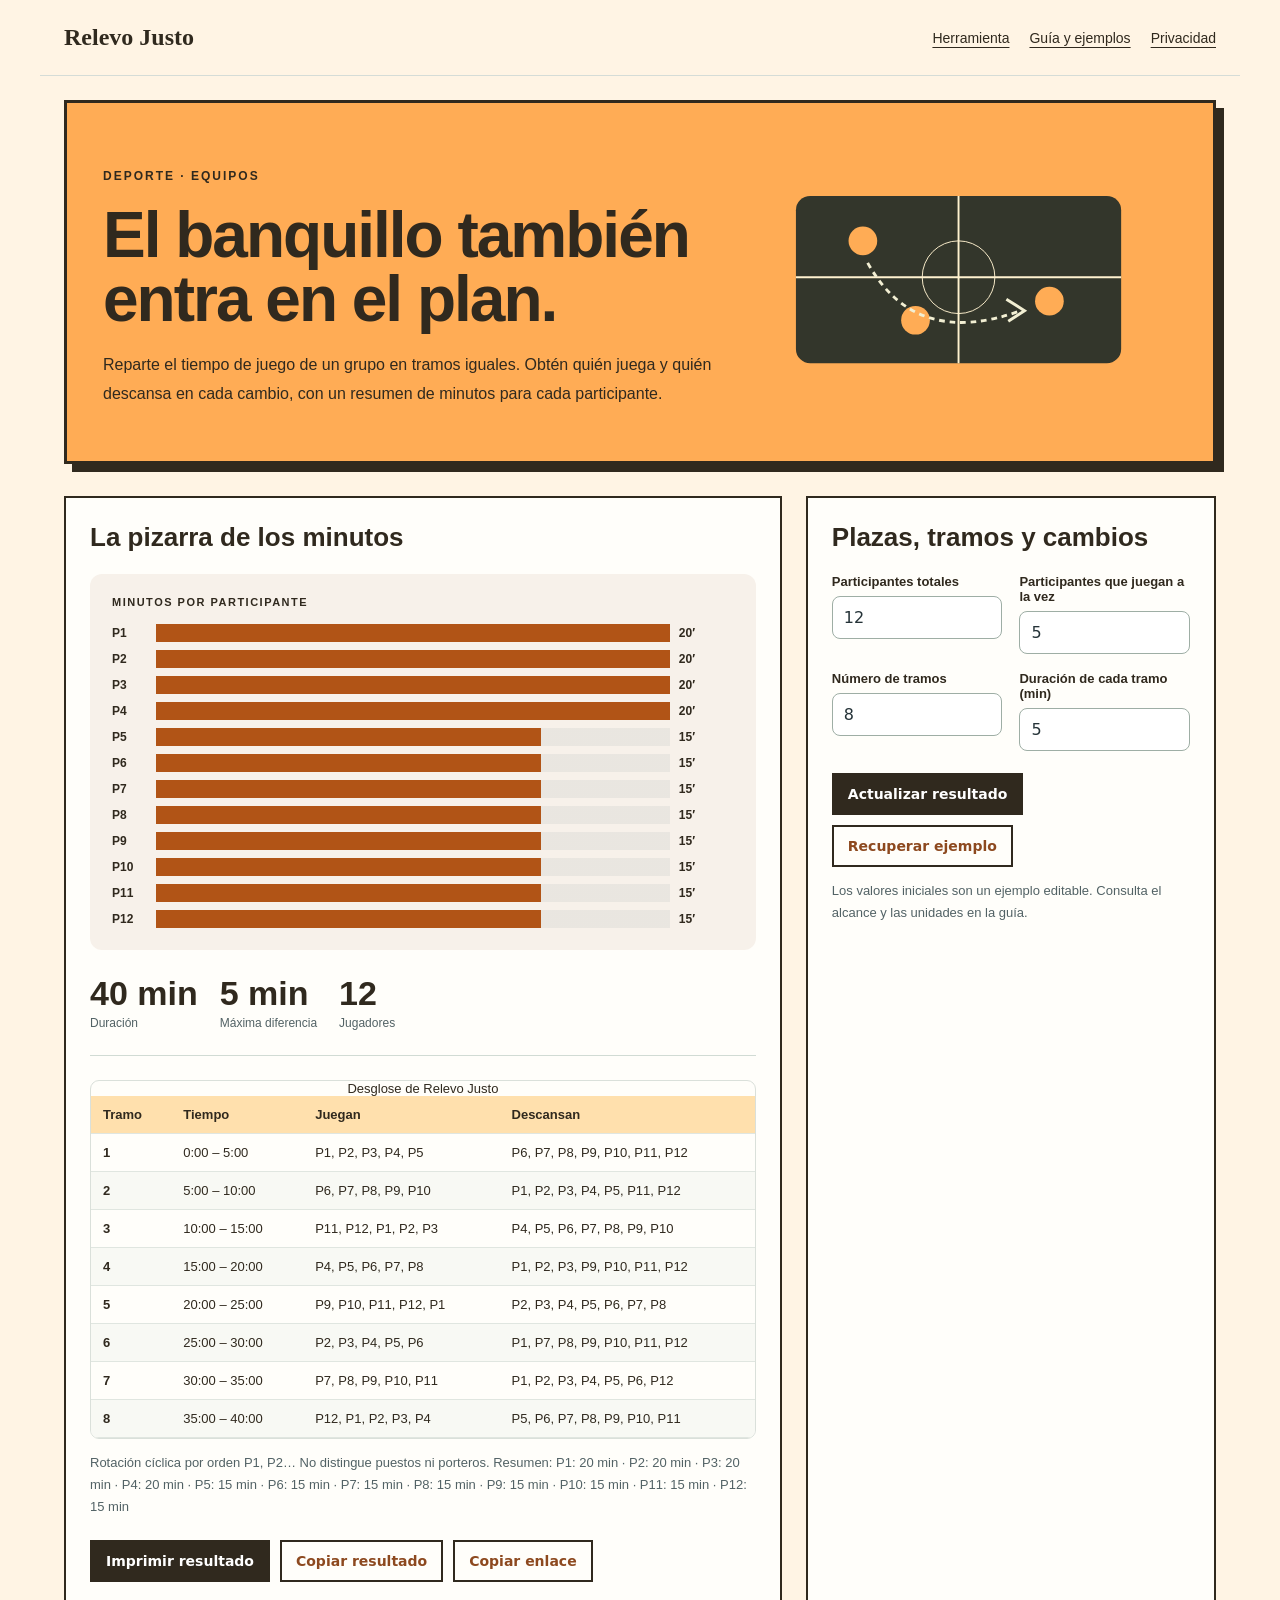
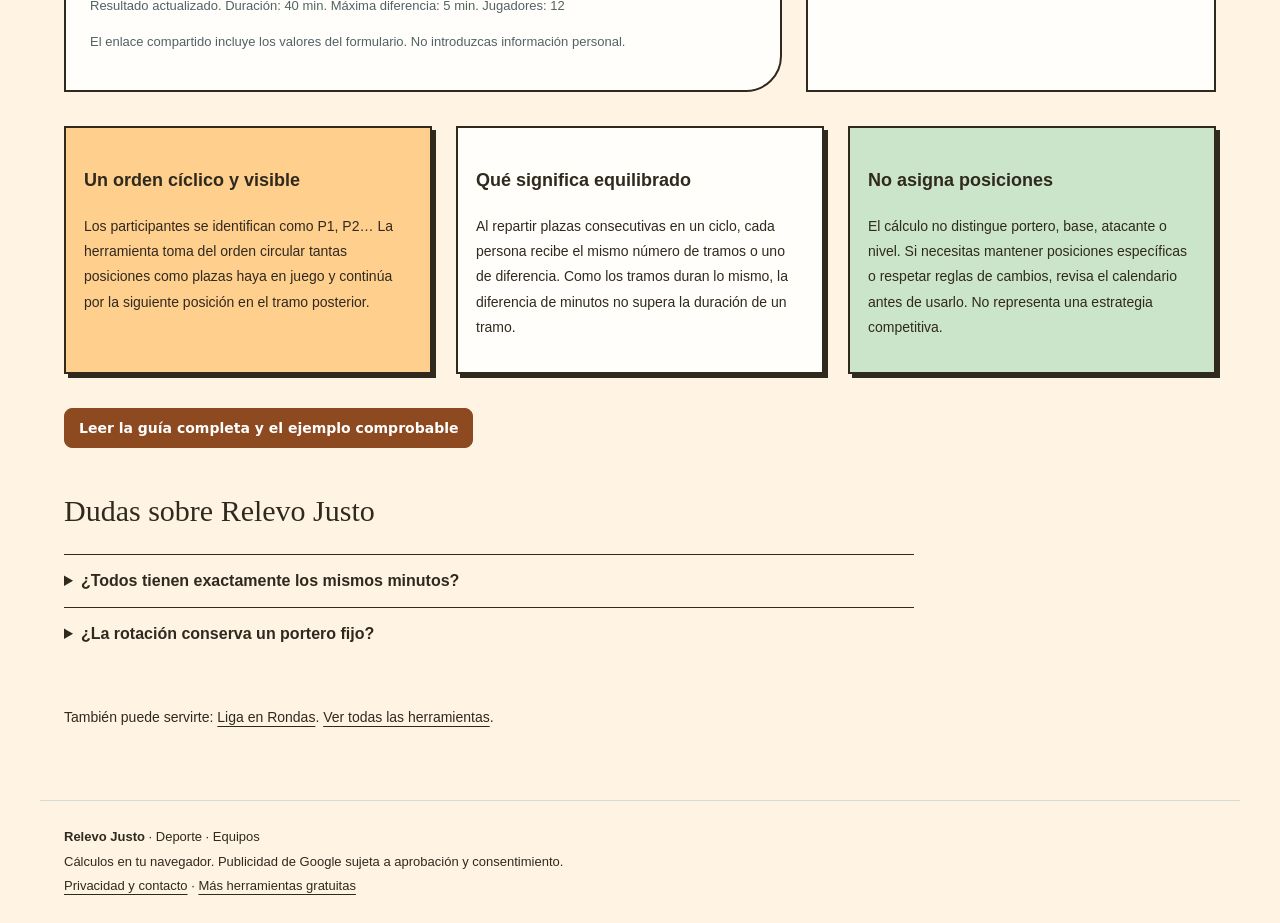
<file: index.html>
<!doctype html><html lang="es"><head><meta charset="utf-8"><meta name="viewport" content="width=device-width,initial-scale=1"><meta name="theme-color" content="#8d491f"><title>Planificador de rotaciones y minutos con suplentes | Relevo Justo</title><meta name="description" content="Organiza tramos de juego con suplentes y calcula los minutos de cada participante. Rotación cíclica, tabla de cambios y diferencias visibles, sin registro."><link rel="canonical" href="https://ilga25.github.io/relevo-justo/"><link rel="icon" href="favicon.svg?v=20261021-identidad2" type="image/svg+xml"><link rel="stylesheet" href="style.css?v=20261021-identidad2"><style>:root{--accent:#8d491f}</style><script async src="https://pagead2.googlesyndication.com/pagead/js/adsbygoogle.js?client=ca-pub-2632653491273997" crossorigin="anonymous"></script><script src="privacy-options.js?v=20261021-identidad2" defer></script><script src="math.js?v=20261021-identidad2" defer></script><script src="app.js?v=20261021-identidad2" defer></script><script id="tool-config" type="application/json">{"slug": "relevo-justo", "name": "Relevo Justo", "kind": "rotation", "category": "Deporte · Equipos", "color": "#8d491f", "title": "Planificador de rotaciones y minutos con suplentes", "description": "Organiza tramos de juego con suplentes y calcula los minutos de cada participante. Rotación cíclica, tabla de cambios y diferencias visibles, sin registro.", "hero": "El banquillo también entra en el plan.", "intro": "Reparte el tiempo de juego de un grupo en tramos iguales. Obtén quién juega y quién descansa en cada cambio, con un resumen de minutos para cada participante.", "fields": [["players", "Participantes totales", 12, 2, 30, 1], ["active", "Participantes que juegan a la vez", 5, 1, 30, 1], ["segments", "Número de tramos", 8, 1, 60, 1], ["minutes", "Duración de cada tramo (min)", 5, 1, 60, 1]], "guide": [["Un orden cíclico y visible", "Los participantes se identifican como P1, P2… La herramienta toma del orden circular tantas posiciones como plazas haya en juego y continúa por la siguiente posición en el tramo posterior."], ["Qué significa equilibrado", "Al repartir plazas consecutivas en un ciclo, cada persona recibe el mismo número de tramos o uno de diferencia. Como los tramos duran lo mismo, la diferencia de minutos no supera la duración de un tramo."], ["No asigna posiciones", "El cálculo no distingue portero, base, atacante o nivel. Si necesitas mantener posiciones específicas o respetar reglas de cambios, revisa el calendario antes de usarlo. No representa una estrategia competitiva."], ["Cómo llevarlo a la pista", "Escribe la correspondencia de P1, P2… en una hoja y conserva el mismo orden durante el encuentro. La tabla impresa muestra entradas y descansos. El tiempo empieza en cero y no incluye pausas de reloj o interrupciones."], ["Ejemplo comprobable", "Doce participantes, cinco plazas y ocho tramos generan cuarenta plazas de tramo. Cuatro personas reciben cuatro tramos y ocho reciben tres. Con tramos de cinco minutos, la diferencia máxima es de cinco minutos."]]}</script><script type="application/ld+json">{"@context": "https://schema.org", "@type": "WebApplication", "name": "Relevo Justo", "url": "https://ilga25.github.io/relevo-justo/", "description": "Organiza tramos de juego con suplentes y calcula los minutos de cada participante. Rotación cíclica, tabla de cambios y diferencias visibles, sin registro.", "inLanguage": "es", "operatingSystem": "Any", "applicationCategory": "UtilitiesApplication", "offers": {"@type": "Offer", "price": "0", "priceCurrency": "EUR"}}</script><meta property="og:type" content="website"><meta property="og:locale" content="es_ES"><meta property="og:url" content="https://ilga25.github.io/relevo-justo/"><meta property="og:title" content="Planificador de rotaciones y minutos con suplentes | Relevo Justo"><meta name="twitter:card" content="summary"><meta property="og:description" content="Organiza tramos de juego con suplentes y calcula los minutos de cada participante. Rotación cíclica, tabla de cambios y diferencias visibles, sin registro."></head><body class="theme-rotation"><a href="#main" class="skip">Saltar al contenido</a><header><a href="./">Relevo Justo</a><nav aria-label="Principal"><a href="./">Herramienta</a><a href="guia.html">Guía y ejemplos</a><a href="privacidad.html">Privacidad</a></nav></header><main id="main"><section class="hero"><div class="hero-copy"><p class="eyebrow">Deporte · Equipos</p><h1>El banquillo también entra en el plan.</h1><p class="intro">Reparte el tiempo de juego de un grupo en tramos iguales. Obtén quién juega y quién descansa en cada cambio, con un resumen de minutos para cada participante.</p></div><div class="brand-art" aria-hidden="true"><svg viewBox="0 0 400 230"><rect x="30" y="25" width="340" height="175" rx="15" fill="#33362b"/><path d="M200 25v175M30 110h340" stroke="#fff2cf" stroke-width="2"/><circle cx="200" cy="110" r="38" fill="none" stroke="#fff2cf"/><g fill="#ffac55"><circle cx="100" cy="72" r="15"/><circle cx="155" cy="155" r="15"/><circle cx="295" cy="135" r="15"/></g><path d="M105 95q50 90 160 50" fill="none" stroke="#f2efd3" stroke-width="3" stroke-dasharray="6 5"/><path d="M250 133l19 12-17 11" fill="none" stroke="#f2efd3" stroke-width="3"/></svg></div></section><div class="workspace"><section class="panel inputs"><h2>Plazas, tramos y cambios</h2><form id="form"><div class="fields"><label class="field">Participantes totales<input id="players" type="number" min="2" max="30" step="1" value="12" required></label><label class="field">Participantes que juegan a la vez<input id="active" type="number" min="1" max="30" step="1" value="5" required></label><label class="field">Número de tramos<input id="segments" type="number" min="1" max="60" step="1" value="8" required></label><label class="field">Duración de cada tramo (min)<input id="minutes" type="number" min="1" max="60" step="1" value="5" required></label></div><div class="actions"><button type="submit">Actualizar resultado</button><button id="reset" class="secondary" type="button">Recuperar ejemplo</button></div></form><p class="small">Los valores iniciales son un ejemplo editable. Consulta el alcance y las unidades en la guía.</p></section><section class="panel output"><h2>La pizarra de los minutos</h2><noscript>Activa JavaScript para utilizar la herramienta. La guía se puede consultar sin JavaScript.</noscript><p id="error" role="alert" hidden></p><div id="result"><div id="feature-viz"></div><div id="metrics" class="metrics"></div><div class="table-wrap"><table><caption>Desglose de Relevo Justo</caption><thead><tr id="head-row"></tr></thead><tbody id="body-rows"></tbody></table></div><p id="note" class="small"></p></div><div class="actions"><button id="print" type="button">Imprimir resultado</button><button id="copy" type="button" class="secondary">Copiar resultado</button><button id="share" type="button" class="secondary">Copiar enlace</button></div><p id="feedback" role="status" class="small"></p><textarea id="copy-field" aria-label="Contenido para copiar" readonly hidden></textarea><p id="status" role="status" class="small"></p><p class="small share-note">El enlace compartido incluye los valores del formulario. No introduzcas información personal.</p></section></div><section class="cards"><article><h3>Un orden cíclico y visible</h3><p>Los participantes se identifican como P1, P2… La herramienta toma del orden circular tantas posiciones como plazas haya en juego y continúa por la siguiente posición en el tramo posterior.</p></article><article><h3>Qué significa equilibrado</h3><p>Al repartir plazas consecutivas en un ciclo, cada persona recibe el mismo número de tramos o uno de diferencia. Como los tramos duran lo mismo, la diferencia de minutos no supera la duración de un tramo.</p></article><article><h3>No asigna posiciones</h3><p>El cálculo no distingue portero, base, atacante o nivel. Si necesitas mantener posiciones específicas o respetar reglas de cambios, revisa el calendario antes de usarlo. No representa una estrategia competitiva.</p></article></section><p class="guide-link"><a class="button" href="guia.html">Leer la guía completa y el ejemplo comprobable</a></p><!-- EXTRA IDENTIDAD --><section class="faq-custom"><h2>Dudas sobre Relevo Justo</h2><details><summary>¿Todos tienen exactamente los mismos minutos?</summary><p>Solo si el número de plazas de tramo es divisible entre participantes. Si no, la diferencia máxima es un tramo.</p></details><details><summary>¿La rotación conserva un portero fijo?</summary><p>No. Los participantes son intercambiables en este modelo. Revisa los puestos y las reglas de tu actividad antes de usar la tabla.</p></details></section><p class="related-tool">También puede servirte: <a href="https://ilga25.github.io/liga-en-rondas/">Liga en Rondas</a>. <a href="https://ilga25.github.io/herramientas.html">Ver todas las herramientas</a>.</p><!-- FIN EXTRA IDENTIDAD --></main><footer><strong>Relevo Justo</strong> · Deporte · Equipos<br>Cálculos en tu navegador. Publicidad de Google sujeta a aprobación y consentimiento.<br><a href="privacidad.html">Privacidad y contacto</a> · <a href="https://ilga25.github.io/herramientas.html">Más herramientas gratuitas</a><div><button type="button" id="privacy-options" class="secondary" hidden>Opciones de privacidad</button></div></footer></body></html>
</file>
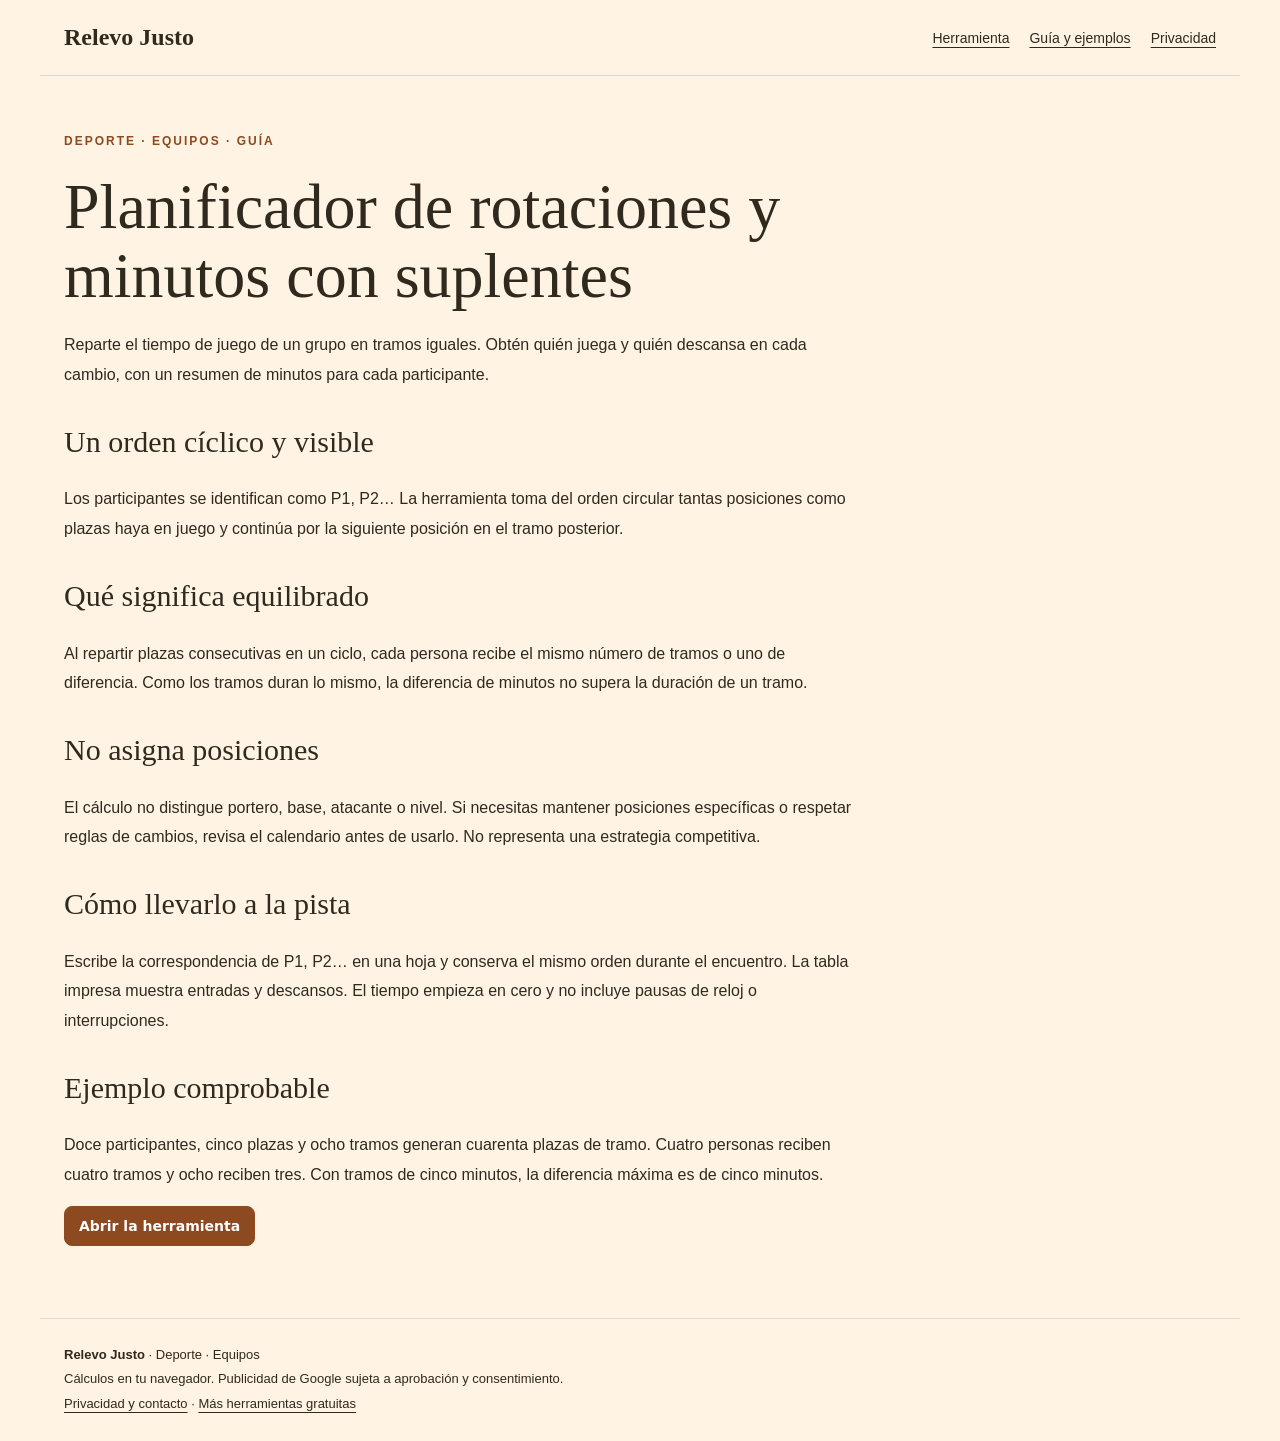
<file: guia.html>
<!doctype html><html lang="es"><head><meta charset="utf-8"><meta name="viewport" content="width=device-width,initial-scale=1"><meta name="theme-color" content="#8d491f"><title>Guía y ejemplo de Relevo Justo | Relevo Justo</title><meta name="description" content="Método, unidades, ejemplo resuelto y límites de Relevo Justo."><link rel="canonical" href="https://ilga25.github.io/relevo-justo/guia.html"><link rel="icon" href="favicon.svg?v=20261021-identidad2" type="image/svg+xml"><link rel="stylesheet" href="style.css?v=20261021-identidad2"><style>:root{--accent:#8d491f}</style><script async src="https://pagead2.googlesyndication.com/pagead/js/adsbygoogle.js?client=ca-pub-2632653491273997" crossorigin="anonymous"></script><script src="privacy-options.js?v=20261021-identidad2" defer></script><meta property="og:type" content="website"><meta property="og:locale" content="es_ES"><meta property="og:url" content="https://ilga25.github.io/relevo-justo/guia.html"><meta property="og:title" content="Guía y ejemplo de Relevo Justo | Relevo Justo"><meta name="twitter:card" content="summary"><meta property="og:description" content="Método, unidades, ejemplo resuelto y límites de Relevo Justo."></head><body class="theme-rotation"><a href="#main" class="skip">Saltar al contenido</a><header><a href="./">Relevo Justo</a><nav aria-label="Principal"><a href="./">Herramienta</a><a href="guia.html">Guía y ejemplos</a><a href="privacidad.html">Privacidad</a></nav></header><main id="main"><article class="reading"><p class="eyebrow">Deporte · Equipos · Guía</p><h1>Planificador de rotaciones y minutos con suplentes</h1><p>Reparte el tiempo de juego de un grupo en tramos iguales. Obtén quién juega y quién descansa en cada cambio, con un resumen de minutos para cada participante.</p><h2>Un orden cíclico y visible</h2><p>Los participantes se identifican como P1, P2… La herramienta toma del orden circular tantas posiciones como plazas haya en juego y continúa por la siguiente posición en el tramo posterior.</p><h2>Qué significa equilibrado</h2><p>Al repartir plazas consecutivas en un ciclo, cada persona recibe el mismo número de tramos o uno de diferencia. Como los tramos duran lo mismo, la diferencia de minutos no supera la duración de un tramo.</p><h2>No asigna posiciones</h2><p>El cálculo no distingue portero, base, atacante o nivel. Si necesitas mantener posiciones específicas o respetar reglas de cambios, revisa el calendario antes de usarlo. No representa una estrategia competitiva.</p><h2>Cómo llevarlo a la pista</h2><p>Escribe la correspondencia de P1, P2… en una hoja y conserva el mismo orden durante el encuentro. La tabla impresa muestra entradas y descansos. El tiempo empieza en cero y no incluye pausas de reloj o interrupciones.</p><h2>Ejemplo comprobable</h2><p>Doce participantes, cinco plazas y ocho tramos generan cuarenta plazas de tramo. Cuatro personas reciben cuatro tramos y ocho reciben tres. Con tramos de cinco minutos, la diferencia máxima es de cinco minutos.</p><p><a class="button" href="./">Abrir la herramienta</a></p></article></main><footer><strong>Relevo Justo</strong> · Deporte · Equipos<br>Cálculos en tu navegador. Publicidad de Google sujeta a aprobación y consentimiento.<br><a href="privacidad.html">Privacidad y contacto</a> · <a href="https://ilga25.github.io/herramientas.html">Más herramientas gratuitas</a><div><button type="button" id="privacy-options" class="secondary" hidden>Opciones de privacidad</button></div></footer></body></html>
</file>
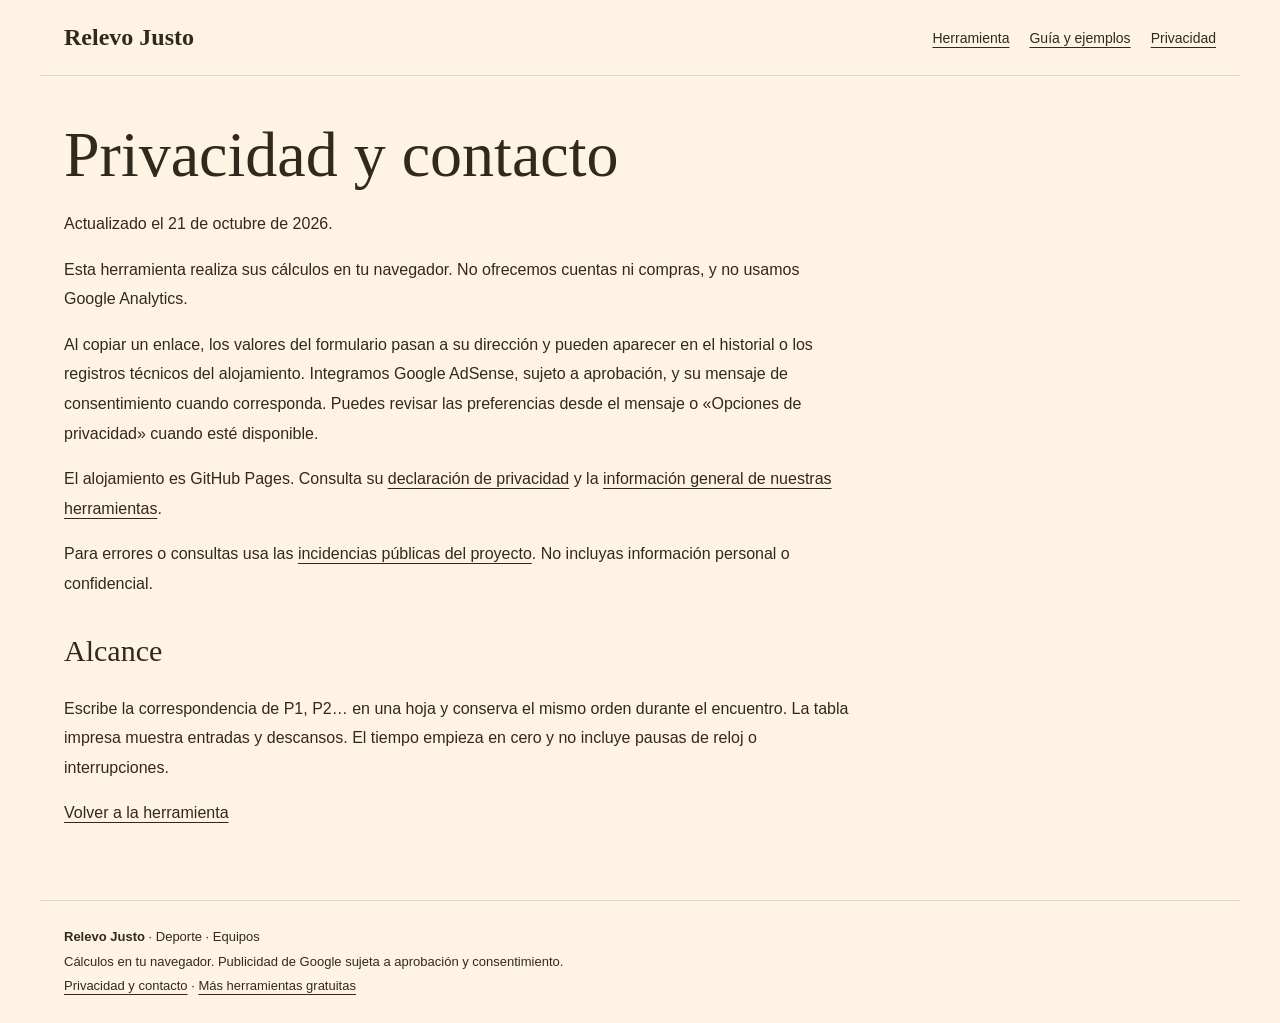
<file: privacidad.html>
<!doctype html><html lang="es"><head><meta charset="utf-8"><meta name="viewport" content="width=device-width,initial-scale=1"><meta name="theme-color" content="#8d491f"><title>Privacidad y contacto | Relevo Justo</title><meta name="description" content="Privacidad, alojamiento y contacto de Relevo Justo."><link rel="canonical" href="https://ilga25.github.io/relevo-justo/privacidad.html"><link rel="icon" href="favicon.svg?v=20261021-identidad2" type="image/svg+xml"><link rel="stylesheet" href="style.css?v=20261021-identidad2"><style>:root{--accent:#8d491f}</style><meta property="og:type" content="website"><meta property="og:locale" content="es_ES"><meta property="og:url" content="https://ilga25.github.io/relevo-justo/privacidad.html"><meta property="og:title" content="Privacidad y contacto | Relevo Justo"><meta name="twitter:card" content="summary"><meta property="og:description" content="Privacidad, alojamiento y contacto de Relevo Justo."></head><body class="theme-rotation"><a href="#main" class="skip">Saltar al contenido</a><header><a href="./">Relevo Justo</a><nav aria-label="Principal"><a href="./">Herramienta</a><a href="guia.html">Guía y ejemplos</a><a href="privacidad.html">Privacidad</a></nav></header><main id="main"><article class="reading"><h1>Privacidad y contacto</h1><p>Actualizado el 21 de octubre de 2026.</p><p>Esta herramienta realiza sus cálculos en tu navegador. No ofrecemos cuentas ni compras, y no usamos Google Analytics.</p><p>Al copiar un enlace, los valores del formulario pasan a su dirección y pueden aparecer en el historial o los registros técnicos del alojamiento. Integramos Google AdSense, sujeto a aprobación, y su mensaje de consentimiento cuando corresponda. Puedes revisar las preferencias desde el mensaje o «Opciones de privacidad» cuando esté disponible.</p><p>El alojamiento es GitHub Pages. Consulta su <a href="https://docs.github.com/site-policy/privacy-policies/github-general-privacy-statement">declaración de privacidad</a> y la <a href="https://ilga25.github.io/privacidad-herramientas.html">información general de nuestras herramientas</a>.</p><p>Para errores o consultas usa las <a href="https://github.com/ilga25/relevo-justo/issues">incidencias públicas del proyecto</a>. No incluyas información personal o confidencial.</p><h2>Alcance</h2><p>Escribe la correspondencia de P1, P2… en una hoja y conserva el mismo orden durante el encuentro. La tabla impresa muestra entradas y descansos. El tiempo empieza en cero y no incluye pausas de reloj o interrupciones.</p><p><a href="./">Volver a la herramienta</a></p></article></main><footer><strong>Relevo Justo</strong> · Deporte · Equipos<br>Cálculos en tu navegador. Publicidad de Google sujeta a aprobación y consentimiento.<br><a href="privacidad.html">Privacidad y contacto</a> · <a href="https://ilga25.github.io/herramientas.html">Más herramientas gratuitas</a></footer></body></html>
</file>
<file: style.css>
:root{font-family:system-ui,sans-serif;color:#253338;background:#f3f4ef;font-synthesis:none;--accent:#155e63}*{box-sizing:border-box}body{margin:0}a{color:inherit;text-underline-offset:4px}header,main,footer{max-width:1200px;margin:auto;padding:24px}header{display:flex;justify-content:space-between;align-items:center;gap:20px;border-bottom:1px solid #d5dcd7}header>a{font:700 24px Georgia,serif;text-decoration:none}nav{display:flex;flex-wrap:wrap;gap:20px;font-size:14px}.eyebrow{text-transform:uppercase;letter-spacing:2px;font-size:12px;color:var(--accent);font-weight:750;margin-top:30px}h1{font:clamp(40px,5vw,65px)/1.08 Georgia,serif;font-weight:400;max-width:900px;margin:20px 0}h2{font:30px/1.2 Georgia,serif}h3{font-size:18px}.intro{max-width:760px;line-height:1.8;color:#526265}.hero{position:relative;padding-right:70px}.badge{position:absolute;right:10px;top:15px;width:50px;height:50px;border:2px solid var(--accent);color:var(--accent);border-radius:50%;display:grid;place-items:center;font:24px Georgia,serif}.workspace{display:grid;grid-template-columns:minmax(300px,.75fr) minmax(430px,1.35fr);gap:24px;margin:32px 0}.panel{min-width:0;background:#fffefa;border:1px solid #d1dbd4;border-radius:16px;padding:24px}.panel h2{margin-top:0}.fields{display:grid;grid-template-columns:1fr 1fr;gap:17px}.field{font-size:13px;font-weight:650;display:block}.field input,.field select,.field textarea{display:block;width:100%;min-width:0;margin:7px 0 0;border:1px solid #9eaea5;border-radius:8px;background:white;font:16px system-ui;color:#253338;padding:11px}.field textarea{min-height:240px;resize:vertical;font:14px/1.6 ui-monospace,monospace}.text-field{grid-column:1/-1}input:focus,textarea:focus,button:focus-visible{outline:3px solid color-mix(in srgb,var(--accent) 35%,white);outline-offset:2px}.actions{display:flex;gap:10px;flex-wrap:wrap;margin-top:22px}button,.button{border:1px solid var(--accent);border-radius:8px;background:var(--accent);color:white;padding:11px 14px;font:600 14px system-ui;cursor:pointer;text-decoration:none;display:inline-block}button.secondary{background:transparent;color:var(--accent)}button:disabled{opacity:.45;cursor:default}.small{font-size:13px;line-height:1.7;color:#526265}.metrics{display:flex;flex-wrap:wrap;gap:22px;padding:0 0 24px;border-bottom:1px solid #d1dbd4;margin-bottom:24px}.metrics div{max-width:100%}.metrics strong{display:block;font:30px Georgia,serif;overflow-wrap:anywhere}.metrics span{font-size:12px;color:#526265}.table-wrap{overflow:auto;max-height:680px;border:1px solid #dae0da;border-radius:9px}table{border-collapse:collapse;width:100%;font-size:13px}th,td{border-bottom:1px solid #e0e6e0;padding:11px 12px;text-align:left;vertical-align:top}thead{background:#eef1e9;position:sticky;top:0}tbody th{font-weight:600}tbody tr:nth-child(even){background:#f8f9f4}td{white-space:pre-wrap;overflow-wrap:anywhere;max-width:500px}#error{background:#fbece3;color:#833e20;border-left:4px solid #af5b32;padding:18px;line-height:1.6}#copy-field{width:100%;min-height:100px;font:13px monospace}.reading{max-width:790px;line-height:1.85}.reading h2{margin-top:34px}.cards{display:grid;grid-template-columns:repeat(3,1fr);gap:24px;margin:34px 0}.cards article{border-top:2px solid var(--accent);padding-top:10px;font-size:14px;line-height:1.8}footer{border-top:1px solid #d5dcd7;margin-top:32px;font-size:13px;line-height:1.9}.skip{position:absolute;top:-100px}.skip:focus{top:10px;background:white;padding:14px;z-index:10}[hidden]{display:none!important}.prompt-tool .workspace{grid-template-columns:1fr}.prompt-tool .fields{grid-template-columns:1fr 1fr}.prompt-tool .text-field{grid-column:auto}.prompt-tool .table-wrap td:last-child{min-width:280px;max-width:750px;font-family:ui-monospace,monospace}.prompt-tool .table-wrap{max-height:800px}@media(max-width:850px){.workspace{grid-template-columns:1fr}.cards{grid-template-columns:1fr}.prompt-tool .fields{grid-template-columns:1fr}.hero{padding-right:0}.badge{display:none}header{align-items:flex-start;flex-direction:column}h1{font-size:43px}}@media(max-width:420px){header,main,footer{padding:18px}.panel{padding:17px}.fields{grid-template-columns:1fr}nav{gap:14px}}@media print{body{background:white}header,footer,.hero,.inputs,.actions,.small.share-note,.cards,#feedback,#copy-field,.guide-link{display:none}.workspace{display:block}.panel{border:0;padding:0}.table-wrap{max-height:none;overflow:visible;border:0}thead{position:static}tr{break-inside:avoid}table{font-size:10px}main{padding:0}.metrics strong{font-size:24px}}




/* IDENTIDAD PROPIA 2026-10-21 */

.hero-copy{min-width:0}.brand-art{min-width:0;align-self:center}.brand-art svg{display:block;width:100%;height:220px}.feature-strip{display:flex;flex-wrap:wrap;gap:12px;padding:20px 0;margin:16px 0 26px;border-block:1px solid currentColor}.feature-strip span{font-size:12px;font-weight:700;letter-spacing:.8px}.feature-strip a{color:inherit}#feature-viz{margin:0 0 24px;padding:22px;background:color-mix(in srgb,var(--accent) 7%,transparent);border-radius:12px}.viz-title{font-size:11px;font-weight:800;letter-spacing:1.5px;margin:0 0 16px}.viz-caption{font-size:12px;line-height:1.7}.stack{display:flex;height:35px;overflow:hidden;border:1px solid currentColor;border-radius:6px}.stack i{display:block;min-width:0}.viz-key{display:flex;gap:15px;flex-wrap:wrap;margin-top:15px;font-size:12px}.viz-key span{display:flex;align-items:center;gap:6px}.viz-key i{width:10px;height:10px;border-radius:50%}.round-path{display:flex;flex-wrap:wrap;gap:10px}.round-path span{display:flex;flex-direction:column;padding:14px;border:1px solid currentColor;font-size:12px}.round-path b{font-size:23px}.pool-lanes{display:grid;grid-template-columns:repeat(4,1fr);gap:5px;background:#1f9fb3;padding:12px;border:4px solid #91dce4}.pool-lanes span{display:flex;justify-content:space-between;padding:9px 5px;border-bottom:2px dashed #d8f4f1;font-size:12px;color:white;gap:6px}.pool-lanes em{font-style:normal}.minute-bars{display:grid;gap:8px}.minute-bars>div,.chance-bars>div{display:grid;grid-template-columns:35px 1fr 55px;align-items:center;gap:9px;font-size:12px}.minute-bars i,.chance-bars i{height:15px;background:linear-gradient(to right,var(--accent) var(--fill),#8a9a9c20 var(--fill));border-radius:3px}.chance-bars{display:grid;gap:12px}.chance-bars>div{grid-template-columns:28px 1fr 75px}.editor-legend{display:flex;gap:18px;font:12px ui-monospace,monospace;flex-wrap:wrap}.faq-custom{margin:45px 0;max-width:850px}.faq-custom details{padding:17px 0;border-top:1px solid currentColor}.faq-custom summary{font-weight:700;cursor:pointer}.faq-custom p{font-size:14px;line-height:1.8}.related-tool{font-size:14px;line-height:1.8;margin-top:25px}#feature-viz svg{width:100%;max-height:340px;display:block}header a,button{transition:transform .16s ease,background .16s ease}button:hover{transform:translateY(-1px)}@media(prefers-reduced-motion:reduce){*{transition:none!important;scroll-behavior:auto!important}}@media(max-width:800px){.hero{grid-template-columns:1fr!important;padding:24px!important}.brand-art svg{height:150px}.fields{grid-template-columns:1fr 1fr!important}.workspace{grid-template-columns:1fr!important}.inputs,.output{order:initial!important}.metrics{gap:18px}.hero h1{font-size:40px!important;letter-spacing:-1px!important}.pool-lanes{grid-template-columns:repeat(2,1fr)}.feature-strip{gap:10px}header{position:static!important}}@media(max-width:430px){.fields{grid-template-columns:1fr!important}.hero h1{font-size:35px!important}.hero{padding:20px!important}.panel{padding:18px!important}nav{gap:12px!important}}@media print{.brand-art,.feature-strip,.faq-custom,.related-tool{display:none!important}#feature-viz{break-inside:avoid;color:black!important;background:white!important}.stack{height:18px}body,.panel,.output,.inputs{background:white!important;color:black!important}.small,.viz-caption,.viz-title{color:black!important}}

@media(max-width:800px){.cards{grid-template-columns:1fr!important}.cards article{min-width:0;overflow-wrap:anywhere}.reading{max-width:100%}nav{flex-wrap:wrap!important}}

body{background:#fff4e4;color:#30291e;font-family:Arial,sans-serif}.hero{display:grid;grid-template-columns:1.4fr 1fr;gap:25px;padding:36px;background:#ffac55;border:3px solid #30291e;box-shadow:8px 8px 0 #30291e}.hero h1{font:900 clamp(42px,5vw,65px)/1 Arial,sans-serif;letter-spacing:-2px}.hero .eyebrow,.hero .intro{color:#30291e}.workspace{grid-template-columns:1.4fr .8fr}.inputs{order:2;border:2px solid #30291e;border-radius:0}.output{order:1;border:2px solid #30291e;border-radius:0 0 36px 0}.metrics strong{font:900 34px Arial,sans-serif}.minute-bars i{--accent:#b15416;height:18px;border-radius:0}.minute-bars span{font-weight:800}.table-wrap thead{background:#ffe0ad}.cards article{padding:18px;border:2px solid #30291e;background:#ffcf8e;box-shadow:4px 4px 0 #30291e}.cards article:nth-child(2){background:#fffefa}.cards article:nth-child(3){background:#cae5ca}button{border-radius:0;border:2px solid #30291e;background:#30291e}.panel h2{font:800 26px Arial,sans-serif}
@media print{thead,tbody tr:nth-child(even),th,td{background:white!important;color:black!important}.atelier-note,.workshop-strip,.gallery-note,.blueprint-note,#feature-viz{display:none!important}}
</file>
